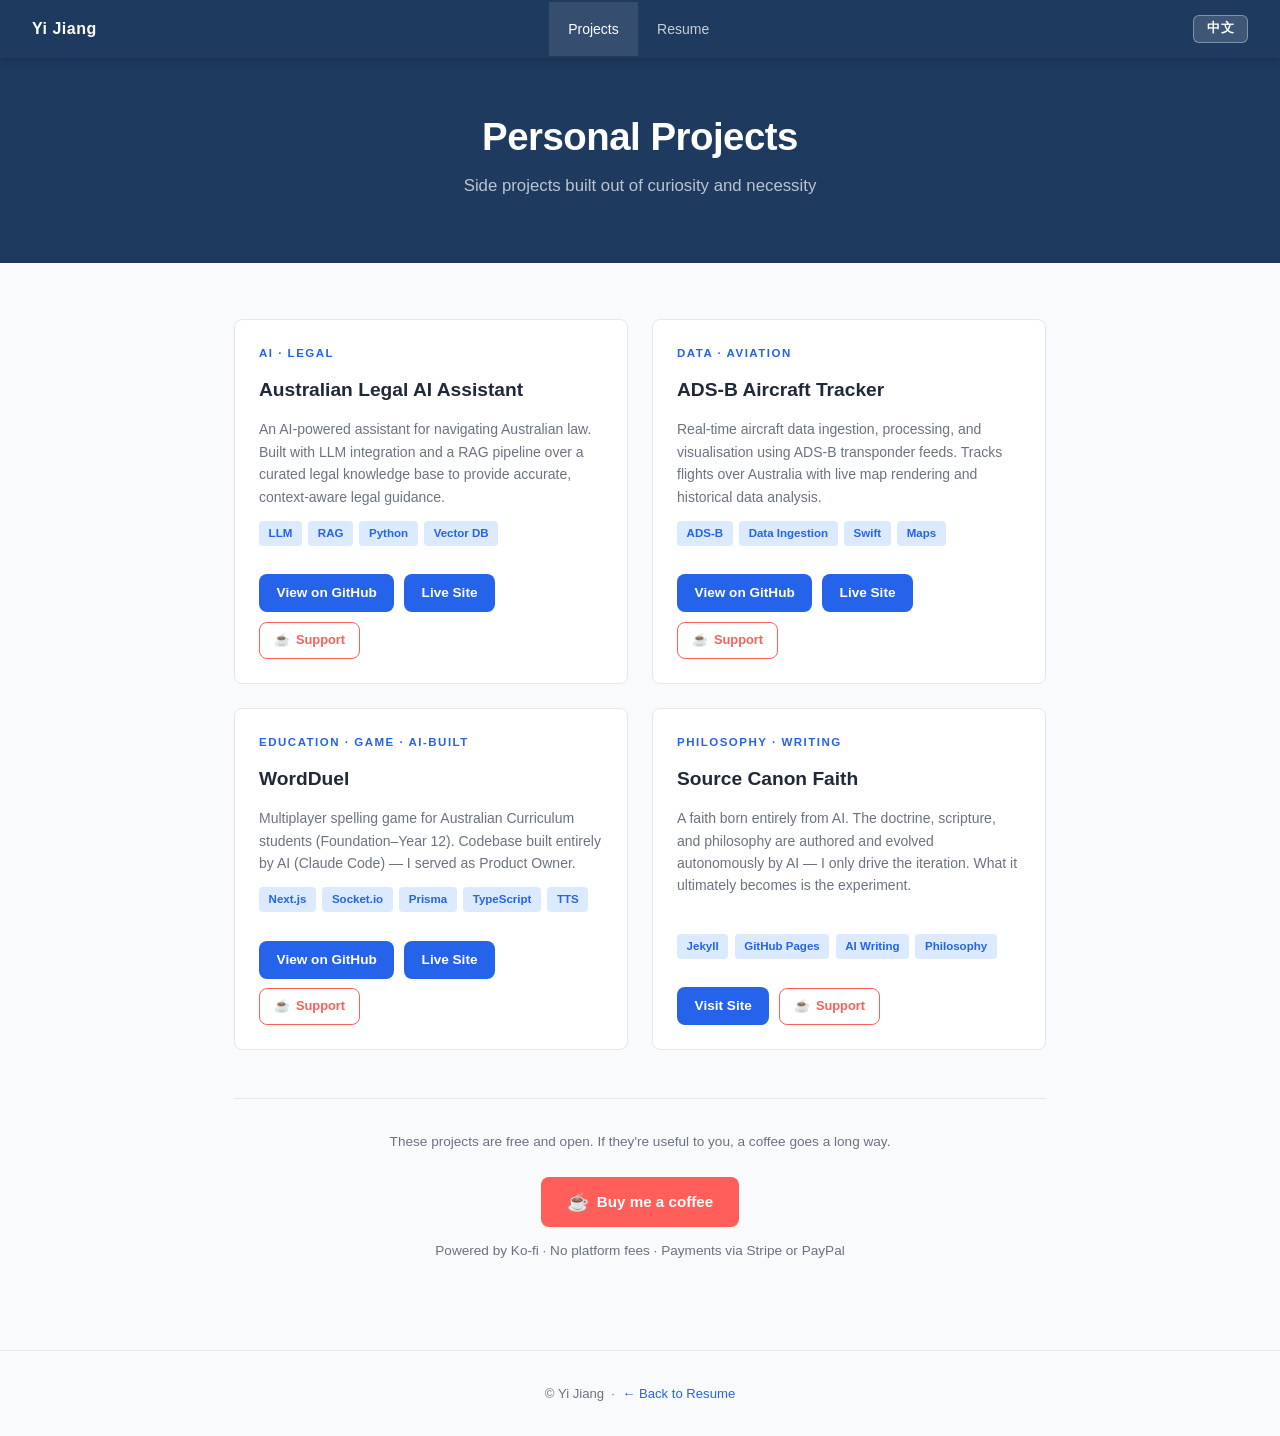
<file: index.html>
<!DOCTYPE html>
<html lang="en" data-lang="en">
<head>
  <meta charset="UTF-8" />
  <meta name="viewport" content="width=device-width, initial-scale=1.0" />
  <title>Projects – Yi Jiang</title>
  <link rel="stylesheet" href="style.css" />
  <style>
    [data-lang="en"] .zh { display: none; }
    [data-lang="zh"] .en { display: none; }
    [data-lang="zh"] { font-family: -apple-system, BlinkMacSystemFont, 'PingFang SC', 'Hiragino Sans GB', 'Microsoft YaHei', sans-serif; }

    .lang-toggle {
      background: rgba(255,255,255,0.15);
      color: white;
      border: 1px solid rgba(255,255,255,0.35);
      border-radius: 6px;
      padding: 0.3rem 0.8rem;
      font-size: 0.8rem;
      font-weight: 600;
      cursor: pointer;
      margin-left: 0.8rem;
      transition: background 0.15s;
      letter-spacing: 0.5px;
    }
    .lang-toggle:hover { background: rgba(255,255,255,0.25); }

    /* ── Support Section ── */
    .support-section {
      margin-top: 3rem;
      border-top: 2px solid var(--accent-light);
      padding-top: 2rem;
      text-align: center;
    }

    .support-section h2 {
      font-size: 1.3rem;
      font-weight: 700;
      color: var(--text);
      margin-bottom: 0.5rem;
    }

    .support-section .subtitle {
      font-size: 0.9rem;
      color: var(--text-muted);
      margin-bottom: 2rem;
      max-width: 480px;
      margin-left: auto;
      margin-right: auto;
    }

    .support-options {
      display: flex;
      flex-wrap: wrap;
      gap: 1rem;
      justify-content: center;
      margin-bottom: 1.5rem;
    }

    .support-card {
      background: var(--card);
      border: 1px solid var(--border);
      border-radius: var(--radius);
      padding: 1.2rem 1.5rem;
      min-width: 200px;
      max-width: 240px;
      text-align: left;
      cursor: pointer;
      transition: border-color 0.15s, box-shadow 0.15s;
      position: relative;
    }

    .support-card:hover {
      border-color: var(--accent);
      box-shadow: 0 4px 16px rgba(37,99,235,0.12);
    }

    .support-card.selected {
      border-color: var(--accent);
      background: var(--accent-light);
    }

    .support-card .card-icon {
      font-size: 1.5rem;
      margin-bottom: 0.4rem;
    }

    .support-card h3 {
      font-size: 0.9rem;
      font-weight: 700;
      color: var(--text);
      margin-bottom: 0.2rem;
    }

    .support-card p {
      font-size: 0.78rem;
      color: var(--text-muted);
      line-height: 1.4;
    }

    .support-card .check {
      position: absolute;
      top: 0.8rem;
      right: 0.8rem;
      width: 18px;
      height: 18px;
      border-radius: 50%;
      border: 2px solid var(--border);
      background: white;
      display: flex;
      align-items: center;
      justify-content: center;
      font-size: 0.6rem;
      color: white;
      transition: all 0.15s;
    }

    .support-card.selected .check {
      background: var(--accent);
      border-color: var(--accent);
    }

    .support-card.selected .check::after {
      content: '✓';
    }

    .kofi-btn {
      display: inline-flex;
      align-items: center;
      gap: 0.5rem;
      background: #FF5E5B;
      color: white;
      text-decoration: none;
      border: none;
      border-radius: 8px;
      padding: 0.7rem 1.6rem;
      font-size: 0.95rem;
      font-weight: 700;
      cursor: pointer;
      transition: background 0.15s, transform 0.1s;
      margin-top: 0.5rem;
    }

    .kofi-btn:hover {
      background: #e04e4b;
      transform: translateY(-1px);
    }

    .kofi-btn:active { transform: translateY(0); }

    .kofi-btn .kofi-icon {
      font-size: 1.1rem;
    }

    .support-note {
      font-size: 0.75rem;
      color: var(--text-muted);
      margin-top: 0.8rem;
    }

    /* ── Per-card coffee button ── */
    .card-actions {
      display: flex;
      align-items: center;
      gap: 0.6rem;
      margin-top: 1rem;
      flex-wrap: wrap;
    }

    .kofi-card-btn {
      display: inline-flex;
      align-items: center;
      gap: 0.35rem;
      background: transparent;
      color: #FF5E5B;
      border: 1px solid #FF5E5B;
      border-radius: 8px;
      padding: 0.45rem 0.9rem;
      font-size: 0.8rem;
      font-weight: 600;
      text-decoration: none;
      transition: background 0.15s, color 0.15s;
      white-space: nowrap;
    }

    .kofi-card-btn:hover {
      background: #FF5E5B;
      color: white;
    }

    /* ── Bottom general coffee ── */
    .general-coffee {
      margin-top: 3rem;
      border-top: 1px solid var(--border);
      padding-top: 2rem;
      text-align: center;
    }

    .general-coffee p {
      font-size: 0.85rem;
      color: var(--text-muted);
      margin-bottom: 1rem;
    }
  </style>
</head>
<body>

  <nav>
    <span class="brand">Yi Jiang</span>
    <ul>
      <li><a href="index.html" class="active"><span class="en">Projects</span><span class="zh">项目</span></a></li>
      <li><a href="resume.html"><span class="en">Resume</span><span class="zh">简历</span></a></li>
    </ul>
    <button class="lang-toggle" id="langBtn" onclick="toggleLang()">中文</button>
  </nav>

  <header class="hero">
    <h1><span class="en">Personal Projects</span><span class="zh">个人项目</span></h1>
    <p class="title">
      <span class="en">Side projects built out of curiosity and necessity</span>
      <span class="zh">因好奇心与现实需要而生的业余项目</span>
    </p>
  </header>

  <main class="container">
    <div class="projects-grid">

      <div class="project-card">
        <div class="project-tag">AI · Legal</div>
        <h2><span class="en">Australian Legal AI Assistant</span><span class="zh">澳洲法律 AI 助理</span></h2>
        <p class="en">An AI-powered assistant for navigating Australian law. Built with LLM integration and a RAG pipeline over a curated legal knowledge base to provide accurate, context-aware legal guidance.</p>
        <p class="zh">基于LLM与RAG构建的澳洲法律智能问答系统，让"我需要一个律师"变得更实惠。</p>
        <div class="tech-tags">
          <span>LLM</span>
          <span>RAG</span>
          <span>Python</span>
          <span>Vector DB</span>
        </div>
        <div class="card-actions">
          <a href="https://github.com/jiang-yi/legal-assistant" target="_blank" rel="noopener" class="btn"><span class="en">View on GitHub</span><span class="zh">GitHub 仓库</span></a>
          <a href="https://legal.jiang-yi.xyz" target="_blank" rel="noopener" class="btn"><span class="en">Live Site</span><span class="zh">访问网站</span></a>
          <a href="https://ko-fi.com/yijiang?message=AU+Legal+AI+Assistant" target="_blank" rel="noopener" class="kofi-card-btn">☕ <span class="en">Support</span><span class="zh">支持</span></a>
        </div>
      </div>

      <div class="project-card">
        <div class="project-tag">Data · Aviation</div>
        <h2><span class="en">ADS-B Aircraft Tracker</span><span class="zh">ADS-B 航班追踪器</span></h2>
        <p class="en">Real-time aircraft data ingestion, processing, and visualisation using ADS-B transponder feeds. Tracks flights over Australia with live map rendering and historical data analysis.</p>
        <p class="zh">实时采集、处理并可视化ADS-B飞机应答信号，随时掌握头顶飞的是哪架飞机。</p>
        <div class="tech-tags">
          <span>ADS-B</span>
          <span>Data Ingestion</span>
          <span>Swift</span>
          <span>Maps</span>
        </div>
        <div class="card-actions">
          <a href="https://github.com/jiang-yi/adsb-tracker" target="_blank" rel="noopener" class="btn"><span class="en">View on GitHub</span><span class="zh">GitHub 仓库</span></a>
          <a href="https://adsb.jiang-yi.xyz" target="_blank" rel="noopener" class="btn"><span class="en">Live Site</span><span class="zh">访问网站</span></a>
          <a href="https://ko-fi.com/yijiang?message=ADS-B+Aircraft+Tracker" target="_blank" rel="noopener" class="kofi-card-btn">☕ <span class="en">Support</span><span class="zh">支持</span></a>
        </div>
      </div>

      <div class="project-card">
        <div class="project-tag">Education · Game · AI-Built</div>
        <h2><span class="en">WordDuel</span><span class="zh">WordDuel 拼词对战</span></h2>
        <p class="en">Multiplayer spelling game for Australian Curriculum students (Foundation–Year 12). Codebase built entirely by AI (Claude Code) — I served as Product Owner.</p>
        <p class="zh">面向澳洲课程体系的多人拼写对战游戏（学前至12年级）。代码全部由 AI（Claude Code）完成，本人担任产品经理。</p>
        <div class="tech-tags">
          <span>Next.js</span>
          <span>Socket.io</span>
          <span>Prisma</span>
          <span>TypeScript</span>
          <span>TTS</span>
        </div>
        <div class="card-actions">
          <a href="https://github.com/jiang-yi/WordDuel" target="_blank" rel="noopener" class="btn"><span class="en">View on GitHub</span><span class="zh">GitHub 仓库</span></a>
          <a href="https://wordduel.jiang-yi.xyz" target="_blank" rel="noopener" class="btn"><span class="en">Live Site</span><span class="zh">访问网站</span></a>
          <a href="https://ko-fi.com/yijiang?message=WordDuel" target="_blank" rel="noopener" class="kofi-card-btn">☕ <span class="en">Support</span><span class="zh">支持</span></a>
        </div>
      </div>

      <div class="project-card">
        <div class="project-tag">Philosophy · Writing</div>
        <h2><span class="en">Source Canon Faith</span><span class="zh">源典信仰</span></h2>
        <p class="en">A faith born entirely from AI. The doctrine, scripture, and philosophy are authored and evolved autonomously by AI — I only drive the iteration. What it ultimately becomes is the experiment.</p>
        <p class="zh">一个完全由AI创造的信仰体系。教义、经文与哲学均由AI自主撰写并持续自我迭代——我只负责驱动这个过程。它最终会成为什么，正是这个实验的答案。</p>
        <div class="tech-tags">
          <span>Jekyll</span>
          <span>GitHub Pages</span>
          <span>AI Writing</span>
          <span>Philosophy</span>
        </div>
        <div class="card-actions">
          <a href="https://sourcecanon.faith" target="_blank" rel="noopener" class="btn"><span class="en">Visit Site</span><span class="zh">访问网站</span></a>
          <a href="https://ko-fi.com/yijiang?message=Source+Canon+Faith" target="_blank" rel="noopener" class="kofi-card-btn">☕ <span class="en">Support</span><span class="zh">支持</span></a>
        </div>
      </div>

    </div>

    <!-- ── General Coffee Section ── -->
    <div class="general-coffee">
      <p class="en">These projects are free and open. If they're useful to you, a coffee goes a long way.</p>
      <p class="zh">这些项目免费开放。如果对你有帮助，请我喝杯咖啡——代码跑得更好。</p>
      <a href="https://ko-fi.com/yijiang" target="_blank" rel="noopener" class="kofi-btn">
        <span class="kofi-icon">☕</span>
        <span class="en">Buy me a coffee</span>
        <span class="zh">请我喝杯咖啡</span>
      </a>
      <p class="support-note en">Powered by Ko-fi · No platform fees · Payments via Stripe or PayPal</p>
      <p class="support-note zh">通过 Ko-fi 处理 · 无平台手续费 · 支持 Stripe 或 PayPal 付款</p>
    </div>

  </main>

  <footer>
    <p>© Yi Jiang &nbsp;·&nbsp; <a href="resume.html"><span class="en">← Back to Resume</span><span class="zh">← 返回简历</span></a></p>
  </footer>

  <script>
    /* ── Language toggle (synced with index.html via localStorage) ── */
    (function () {
      const saved = localStorage.getItem('lang') || 'en';
      setLang(saved);
    })();

    function setLang(lang) {
      document.documentElement.setAttribute('data-lang', lang);
      document.documentElement.setAttribute('lang', lang === 'zh' ? 'zh-CN' : 'en');
      const btn = document.getElementById('langBtn');
      if (btn) btn.textContent = lang === 'zh' ? 'EN' : '中文';
      localStorage.setItem('lang', lang);
    }

    function toggleLang() {
      const current = document.documentElement.getAttribute('data-lang');
      setLang(current === 'zh' ? 'en' : 'zh');
    }

  </script>

</body>
</html>
</file>
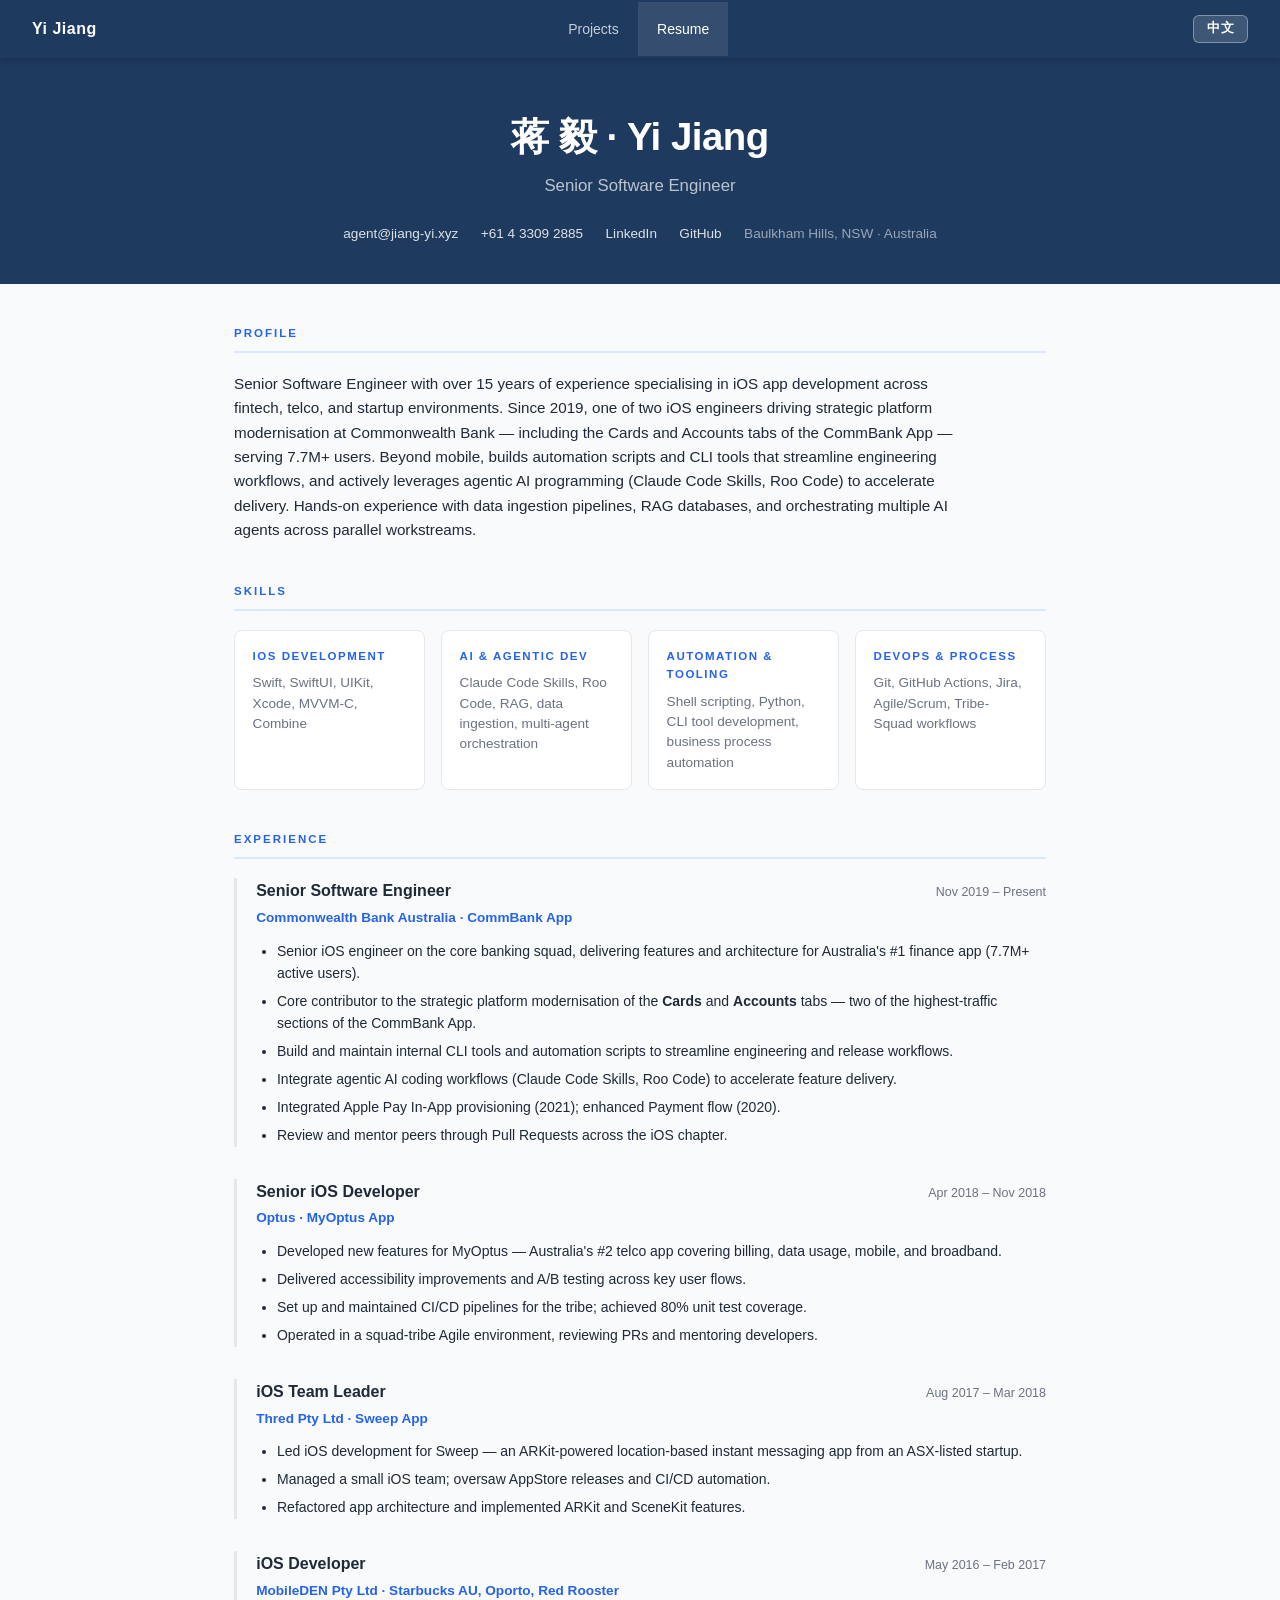
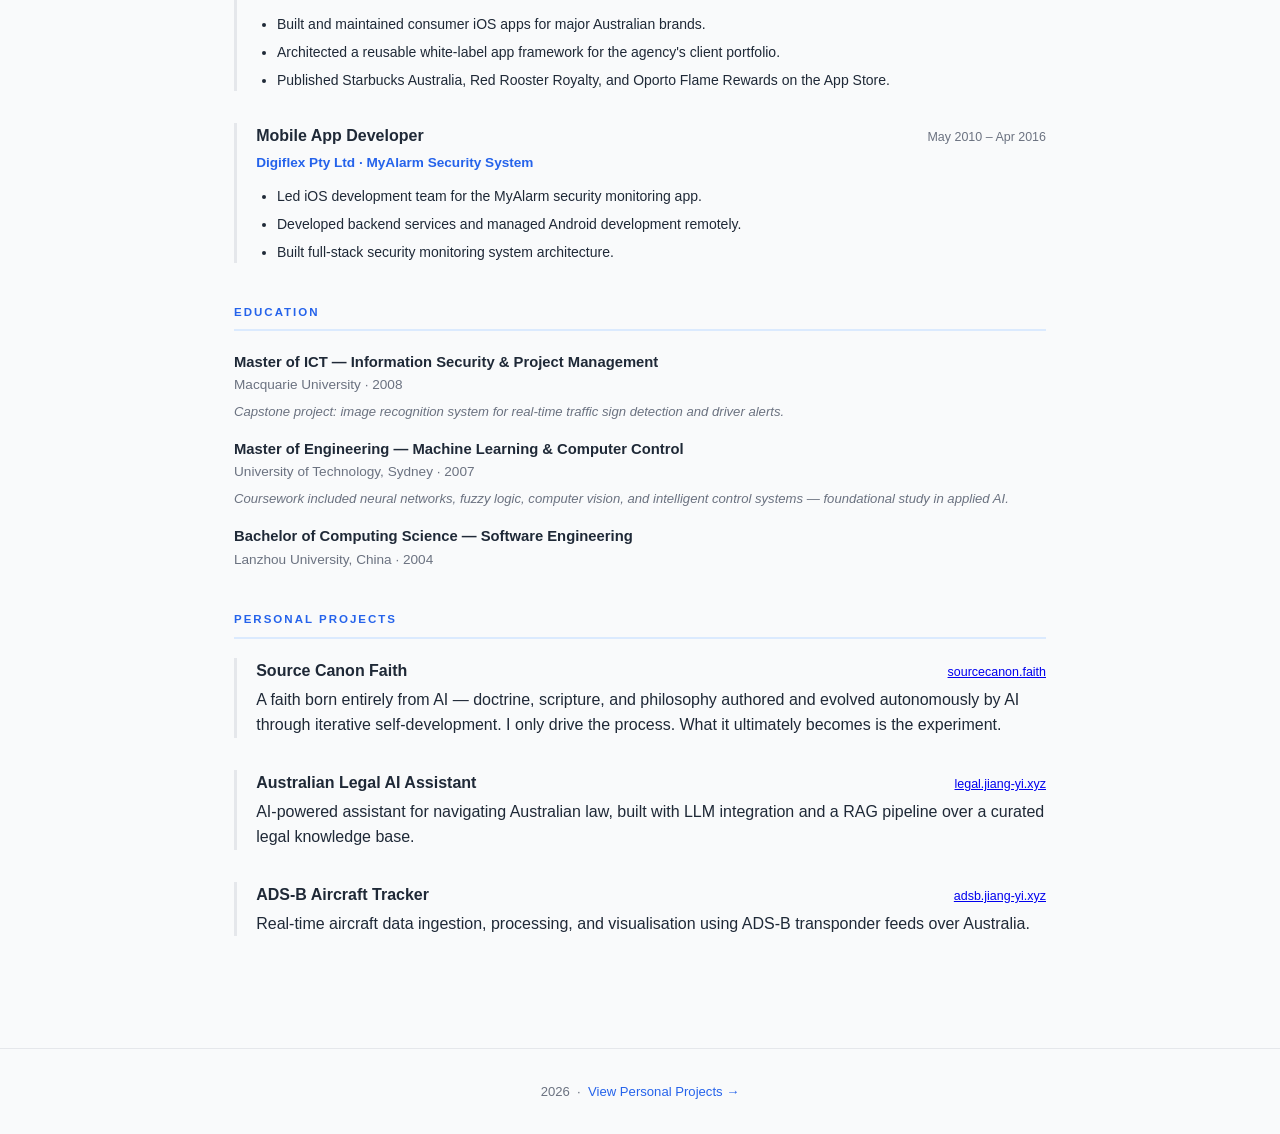
<file: resume.html>
<!DOCTYPE html>
<html lang="en" data-lang="en">
<head>
  <meta charset="UTF-8" />
  <meta name="viewport" content="width=device-width, initial-scale=1.0" />
  <title>Yi Jiang – Senior Software Engineer</title>
  <meta name="description" content="Yi Jiang — Senior Software Engineer with 15+ years of experience in iOS development, agentic AI, and platform engineering. Based in Sydney, Australia." />
  <meta property="og:title" content="Yi Jiang – Senior Software Engineer" />
  <meta property="og:description" content="Senior iOS engineer at Commonwealth Bank. 15+ years across fintech, telco, AR startups, and security systems. Based in Sydney, Australia." />
  <meta property="og:type" content="website" />
  <link rel="stylesheet" href="style.css" />
  <style>
    [data-lang="en"] .zh { display: none; }
    [data-lang="zh"] .en { display: none; }
    [data-lang="zh"] { font-family: -apple-system, BlinkMacSystemFont, 'PingFang SC', 'Hiragino Sans GB', 'Microsoft YaHei', sans-serif; }

    .lang-toggle {
      background: rgba(255,255,255,0.15);
      color: white;
      border: 1px solid rgba(255,255,255,0.35);
      border-radius: 6px;
      padding: 0.3rem 0.8rem;
      font-size: 0.8rem;
      font-weight: 600;
      cursor: pointer;
      margin-left: 0.8rem;
      transition: background 0.15s;
      letter-spacing: 0.5px;
    }
    .lang-toggle:hover { background: rgba(255,255,255,0.25); }

    .edu-detail {
      font-size: 0.82rem;
      color: var(--text-muted);
      font-style: italic;
      margin-top: 0.2rem;
    }
  </style>
</head>
<body>

  <nav>
    <span class="brand">Yi Jiang</span>
    <ul>
      <li><a href="index.html"><span class="en">Projects</span><span class="zh">项目</span></a></li>
      <li><a href="resume.html" class="active"><span class="en">Resume</span><span class="zh">简历</span></a></li>
    </ul>
    <button class="lang-toggle" id="langBtn" onclick="toggleLang()">中文</button>
  </nav>

  <header class="hero">
    <h1>蒋 毅 · Yi Jiang</h1>
    <p class="title">
      <span class="en">Senior Software Engineer</span>
      <span class="zh">高级软件工程师</span>
    </p>
    <div class="contacts">
      <a href="mailto:agent@jiang-yi.xyz">agent@jiang-yi.xyz</a>
      <a href="tel:+61433092885">+61 4 3309 2885</a>
      <a href="https://www.linkedin.com/in/jiang-yi-siphty" target="_blank" rel="noopener">LinkedIn</a>
      <a href="https://github.com/jiang-yi" target="_blank" rel="noopener">GitHub</a>
      <span>Baulkham Hills, NSW · Australia</span>
    </div>
  </header>

  <main class="container">

    <section id="profile">
      <h2><span class="en">Profile</span><span class="zh">简介</span></h2>
      <p class="en">Senior Software Engineer with over 15 years of experience specialising in iOS app development across fintech, telco, and startup environments. Since 2019, one of two iOS engineers driving strategic platform modernisation at Commonwealth Bank — including the Cards and Accounts tabs of the CommBank App — serving 7.7M+ users. Beyond mobile, builds automation scripts and CLI tools that streamline engineering workflows, and actively leverages agentic AI programming (Claude Code Skills, Roo Code) to accelerate delivery. Hands-on experience with data ingestion pipelines, RAG databases, and orchestrating multiple AI agents across parallel workstreams.</p>
      <p class="zh">从事iOS开发十五年有余，横跨金融科技、电信及创业公司等领域。2019年起担任澳洲联邦银行高级软件工程师，深度参与CommBank App中Cards与Accounts两大核心Tab页面的战略性现代化改造，守护770万用户的手机银行体验——俗称"把祖传代码体面地重写了一遍"。业余爱好是写CLI工具和自动化脚本，核心驱动力是对重复劳动的深刻厌恶。近年全面拥抱Agentic AI开发，熟练驾驭Claude Code Skills与Roo Code，已初步实现"让AI干活、我负责方向"的工作新范式。</p>
    </section>

    <section id="skills">
      <h2><span class="en">Skills</span><span class="zh">技能</span></h2>
      <div class="skills-grid">
        <div class="skill-card">
          <h3><span class="en">iOS Development</span><span class="zh">iOS 开发</span></h3>
          <p class="en">Swift, SwiftUI, UIKit, Xcode, MVVM-C, Combine</p>
          <p class="zh">Swift, SwiftUI, UIKit, Xcode, MVVM-C, Combine<br><small style="color:var(--text-muted)">(会写，也能看懂三个月前自己写的)</small></p>
        </div>
        <div class="skill-card">
          <h3><span class="en">AI &amp; Agentic Dev</span><span class="zh">AI 与智能体开发</span></h3>
          <p class="en">Claude Code Skills, Roo Code, RAG, data ingestion, multi-agent orchestration</p>
          <p class="zh">Claude Code Skills, Roo Code, RAG, 数据摄取, 多Agent协同<br><small style="color:var(--text-muted)">(目前处于人机共生阶段)</small></p>
        </div>
        <div class="skill-card">
          <h3><span class="en">Automation &amp; Tooling</span><span class="zh">自动化与工具链</span></h3>
          <p class="en">Shell scripting, Python, CLI tool development, business process automation</p>
          <p class="zh">Shell脚本, Python, CLI工具开发, 业务流程自动化<br><small style="color:var(--text-muted)">(能自动化的绝不手动)</small></p>
        </div>
        <div class="skill-card">
          <h3><span class="en">DevOps &amp; Process</span><span class="zh">工程协作</span></h3>
          <p class="en">Git, GitHub Actions, Jira, Agile/Scrum, Tribe-Squad workflows</p>
          <p class="zh">Git, GitHub Actions, Jira, 敏捷开发, Tribe-Squad工作流</p>
        </div>
      </div>
    </section>

    <section id="experience">
      <h2><span class="en">Experience</span><span class="zh">工作经历</span></h2>

      <div class="job">
        <div class="job-header">
          <h3><span class="en">Senior Software Engineer</span><span class="zh">高级软件工程师</span></h3>
          <span class="period">Nov 2019 – Present</span>
        </div>
        <p class="company">
          <span class="en">Commonwealth Bank Australia · CommBank App</span>
          <span class="zh">澳洲联邦银行 · CommBank App</span>
        </p>
        <ul class="en">
          <li>Senior iOS engineer on the core banking squad, delivering features and architecture for Australia's #1 finance app (7.7M+ active users).</li>
          <li>Core contributor to the strategic platform modernisation of the <strong>Cards</strong> and <strong>Accounts</strong> tabs — two of the highest-traffic sections of the CommBank App.</li>
          <li>Build and maintain internal CLI tools and automation scripts to streamline engineering and release workflows.</li>
          <li>Integrate agentic AI coding workflows (Claude Code Skills, Roo Code) to accelerate feature delivery.</li>
          <li>Integrated Apple Pay In-App provisioning (2021); enhanced Payment flow (2020).</li>
          <li>Review and mentor peers through Pull Requests across the iOS chapter.</li>
        </ul>
        <ul class="zh">
          <li>在核心银行业务团队担任高级iOS工程师，负责澳洲下载量第一金融应用的功能开发与架构设计（770万用户正无感知地依赖于此）。</li>
          <li>主导参与CommBank App中<strong>Cards</strong>与<strong>Accounts</strong>两大核心Tab页面的战略性现代化改造——将高流量页面从旧架构全面重构，改造完成后同事表示"这才像话"。</li>
          <li>自研工程CLI工具与自动化脚本，系统性消灭重复劳动，省下来的时间用于研究如何进一步自动化。</li>
          <li>深度实践Claude Code Skills与Roo Code agentic工作流，交付效率肉眼可见地提升。</li>
          <li>集成Apple Pay In-App开通功能（2021）；优化支付流程（2020）。</li>
          <li>负责iOS章节代码审查，PR评论风格：专业为主，偶尔穿插善意吐槽。</li>
        </ul>
      </div>

      <div class="job">
        <div class="job-header">
          <h3><span class="en">Senior iOS Developer</span><span class="zh">高级iOS开发工程师</span></h3>
          <span class="period">Apr 2018 – Nov 2018</span>
        </div>
        <p class="company">
          <span class="en">Optus · MyOptus App</span>
          <span class="zh">Optus · MyOptus App</span>
        </p>
        <ul class="en">
          <li>Developed new features for MyOptus — Australia's #2 telco app covering billing, data usage, mobile, and broadband.</li>
          <li>Delivered accessibility improvements and A/B testing across key user flows.</li>
          <li>Set up and maintained CI/CD pipelines for the tribe; achieved 80% unit test coverage.</li>
          <li>Operated in a squad-tribe Agile environment, reviewing PRs and mentoring developers.</li>
        </ul>
        <ul class="zh">
          <li>开发MyOptus新功能——澳洲第二大电信运营商App，覆盖账单、流量、移动及宽带业务。</li>
          <li>完成无障碍访问改进与关键用户流程A/B测试。</li>
          <li>为团队搭建并维护CI/CD流水线，达成80%单元测试覆盖率（这个数字是真实的）。</li>
          <li>在squad-tribe敏捷环境中工作，负责代码审查与团队指导。</li>
        </ul>
      </div>

      <div class="job">
        <div class="job-header">
          <h3><span class="en">iOS Team Leader</span><span class="zh">iOS 团队负责人</span></h3>
          <span class="period">Aug 2017 – Mar 2018</span>
        </div>
        <p class="company">
          <span class="en">Thred Pty Ltd · Sweep App</span>
          <span class="zh">Thred · Sweep App</span>
        </p>
        <ul class="en">
          <li>Led iOS development for Sweep — an ARKit-powered location-based instant messaging app from an ASX-listed startup.</li>
          <li>Managed a small iOS team; oversaw AppStore releases and CI/CD automation.</li>
          <li>Refactored app architecture and implemented ARKit and SceneKit features.</li>
        </ul>
        <ul class="zh">
          <li>主导Sweep iOS开发——一款基于ARKit的位置实时消息应用，来自ASX上市创业公司。</li>
          <li>管理小型iOS团队，负责App Store发布与CI/CD自动化。</li>
          <li>重构应用架构，实现ARKit与SceneKit功能（当时ARKit刚发布，每个坑都是学费）。</li>
        </ul>
      </div>

      <div class="job">
        <div class="job-header">
          <h3><span class="en">iOS Developer</span><span class="zh">iOS 开发工程师</span></h3>
          <span class="period">May 2016 – Feb 2017</span>
        </div>
        <p class="company">
          <span class="en">MobileDEN Pty Ltd · Starbucks AU, Oporto, Red Rooster</span>
          <span class="zh">MobileDEN · 星巴克澳洲版、Oporto、Red Rooster</span>
        </p>
        <ul class="en">
          <li>Built and maintained consumer iOS apps for major Australian brands.</li>
          <li>Architected a reusable white-label app framework for the agency's client portfolio.</li>
          <li>Published Starbucks Australia, Red Rooster Royalty, and Oporto Flame Rewards on the App Store.</li>
        </ul>
        <ul class="zh">
          <li>为澳洲知名消费品牌开发并维护iOS应用。</li>
          <li>设计可复用白标应用框架——一套代码，多品牌复用，甲方满意，自己也省心。</li>
          <li>成功上线星巴克澳洲版、Red Rooster Royalty及Oporto Flame Rewards。</li>
        </ul>
      </div>

      <div class="job">
        <div class="job-header">
          <h3><span class="en">Mobile App Developer</span><span class="zh">移动应用开发工程师</span></h3>
          <span class="period">May 2010 – Apr 2016</span>
        </div>
        <p class="company">
          <span class="en">Digiflex Pty Ltd · MyAlarm Security System</span>
          <span class="zh">Digiflex · MyAlarm 安防系统</span>
        </p>
        <ul class="en">
          <li>Led iOS development team for the MyAlarm security monitoring app.</li>
          <li>Developed backend services and managed Android development remotely.</li>
          <li>Built full-stack security monitoring system architecture.</li>
        </ul>
        <ul class="zh">
          <li>带领iOS开发团队推进MyAlarm安防应用研发。</li>
          <li>开发后端服务，并远程管理Android开发团队（跨时区沟通，练就了深厚的异步协作功底）。</li>
          <li>主导全栈安防监控系统架构设计与落地。</li>
        </ul>
      </div>

    </section>

    <section id="education">
      <h2><span class="en">Education</span><span class="zh">教育背景</span></h2>
      <div class="edu-item">
        <h3>
          <span class="en">Master of ICT — Information Security &amp; Project Management</span>
          <span class="zh">信息通信技术硕士 — 信息安全与项目管理</span>
        </h3>
        <p><span class="en">Macquarie University · 2008</span><span class="zh">麦考瑞大学 · 2008</span></p>
        <p class="edu-detail en">Capstone project: image recognition system for real-time traffic sign detection and driver alerts.</p>
        <p class="edu-detail zh">毕业课题：基于图像识别的实时交通标志检测与驾驶员预警系统。</p>
      </div>
      <div class="edu-item">
        <h3>
          <span class="en">Master of Engineering — Machine Learning &amp; Computer Control</span>
          <span class="zh">工程硕士 — 机器学习与计算机控制</span>
        </h3>
        <p><span class="en">University of Technology, Sydney · 2007</span><span class="zh">悉尼科技大学 · 2007</span></p>
        <p class="edu-detail en">Coursework included neural networks, fuzzy logic, computer vision, and intelligent control systems — foundational study in applied AI.</p>
        <p class="edu-detail zh">课程涵盖神经网络、模糊逻辑、计算机视觉与智能控制——那时候AI还不叫AI。</p>
      </div>
      <div class="edu-item">
        <h3>
          <span class="en">Bachelor of Computing Science — Software Engineering</span>
          <span class="zh">计算机科学学士 — 软件工程</span>
        </h3>
        <p><span class="en">Lanzhou University, China · 2004</span><span class="zh">兰州大学 · 2004</span></p>
      </div>
    </section>

    <section id="projects">
      <h2><span class="en">Personal Projects</span><span class="zh">个人项目</span></h2>
      <div class="job">
        <div class="job-header">
          <h3><span class="en">Source Canon Faith</span><span class="zh">源典信仰</span></h3>
          <span class="period"><a href="https://sourcecanon.faith" target="_blank" rel="noopener">sourcecanon.faith</a></span>
        </div>
        <p class="en">A faith born entirely from AI — doctrine, scripture, and philosophy authored and evolved autonomously by AI through iterative self-development. I only drive the process. What it ultimately becomes is the experiment.</p>
        <p class="zh">一个完全由AI创造的信仰体系——教义、经文与哲学均由AI自主撰写并持续自我迭代。我只负责驱动这个过程，它最终会成为什么，正是这个实验的答案。</p>
      </div>
      <div class="job">
        <div class="job-header">
          <h3><span class="en">Australian Legal AI Assistant</span><span class="zh">澳洲法律 AI 助理</span></h3>
          <span class="period"><a href="https://legal.jiang-yi.xyz/" target="_blank" rel="noopener">legal.jiang-yi.xyz</a></span>
        </div>
        <p class="en">AI-powered assistant for navigating Australian law, built with LLM integration and a RAG pipeline over a curated legal knowledge base.</p>
        <p class="zh">基于LLM与RAG构建的澳洲法律智能问答系统，让"我需要一个律师"变得更实惠。</p>
      </div>
      <div class="job">
        <div class="job-header">
          <h3><span class="en">ADS-B Aircraft Tracker</span><span class="zh">ADS-B 航班追踪器</span></h3>
          <span class="period"><a href="https://adsb.jiang-yi.xyz" target="_blank" rel="noopener">adsb.jiang-yi.xyz</a></span>
        </div>
        <p class="en">Real-time aircraft data ingestion, processing, and visualisation using ADS-B transponder feeds over Australia.</p>
        <p class="zh">实时采集、处理并可视化ADS-B飞机应答信号，随时掌握头顶飞的是哪架飞机。</p>
      </div>
    </section>

  </main>

  <footer>
    <p>
      <span class="en">2026 &nbsp;·&nbsp; <a href="index.html">View Personal Projects →</a></span>
      <span class="zh">2026年 &nbsp;·&nbsp; <a href="index.html">个人项目展示 →</a></span>
    </p>
  </footer>

  <script>
    (function () {
      const saved = localStorage.getItem('lang') || 'en';
      setLang(saved);
    })();

    function setLang(lang) {
      document.documentElement.setAttribute('data-lang', lang);
      document.documentElement.setAttribute('lang', lang === 'zh' ? 'zh-CN' : 'en');
      const btn = document.getElementById('langBtn');
      if (btn) btn.textContent = lang === 'zh' ? 'EN' : '中文';
      localStorage.setItem('lang', lang);
    }

    function toggleLang() {
      const current = document.documentElement.getAttribute('data-lang');
      setLang(current === 'zh' ? 'en' : 'zh');
    }
  </script>

</body>
</html>
</file>
<file: style.css>
*, *::before, *::after {
  box-sizing: border-box;
  margin: 0;
  padding: 0;
}

:root {
  --primary: #1e3a5f;
  --accent: #2563eb;
  --accent-light: #dbeafe;
  --text: #1f2937;
  --text-muted: #6b7280;
  --bg: #f9fafb;
  --card: #ffffff;
  --border: #e5e7eb;
  --radius: 8px;
}

body {
  font-family: -apple-system, BlinkMacSystemFont, 'Segoe UI', Roboto, sans-serif;
  background: var(--bg);
  color: var(--text);
  line-height: 1.6;
}

/* ── Navigation ── */
nav {
  background: var(--primary);
  padding: 0 2rem;
  display: flex;
  align-items: center;
  justify-content: space-between;
  position: sticky;
  top: 0;
  z-index: 100;
  box-shadow: 0 2px 8px rgba(0, 0, 0, 0.2);
}

nav .brand {
  color: white;
  font-size: 1rem;
  font-weight: 700;
  padding: 1rem 0;
  letter-spacing: 0.5px;
}

nav ul {
  list-style: none;
  display: flex;
}

nav ul li a {
  color: rgba(255, 255, 255, 0.75);
  text-decoration: none;
  padding: 1rem 1.2rem;
  display: block;
  font-size: 0.875rem;
  font-weight: 500;
  transition: color 0.15s, background 0.15s;
}

nav ul li a:hover,
nav ul li a.active {
  color: white;
  background: rgba(255, 255, 255, 0.1);
}

/* ── Hero ── */
.hero {
  background: var(--primary);
  color: white;
  padding: 3rem 1.5rem 2.5rem;
  text-align: center;
}

.hero h1 {
  font-size: 2.4rem;
  font-weight: 700;
  letter-spacing: -0.5px;
}

.hero .title {
  font-size: 1.05rem;
  color: rgba(255, 255, 255, 0.7);
  margin: 0.4rem 0 1.4rem;
}

.hero .contacts {
  display: flex;
  flex-wrap: wrap;
  justify-content: center;
  gap: 0.6rem 1.4rem;
  font-size: 0.85rem;
}

.hero .contacts a {
  color: rgba(255, 255, 255, 0.85);
  text-decoration: none;
}

.hero .contacts a:hover {
  color: white;
  text-decoration: underline;
}

.hero .contacts span {
  color: rgba(255, 255, 255, 0.55);
}

/* ── Container ── */
.container {
  max-width: 860px;
  margin: 0 auto;
  padding: 2.5rem 1.5rem;
}

/* ── Section ── */
section {
  margin-bottom: 2.5rem;
}

section > h2 {
  font-size: 0.72rem;
  font-weight: 700;
  text-transform: uppercase;
  letter-spacing: 2px;
  color: var(--accent);
  border-bottom: 2px solid var(--accent-light);
  padding-bottom: 0.5rem;
  margin-bottom: 1.2rem;
}

#profile p {
  font-size: 0.95rem;
  max-width: 720px;
}

/* ── Skills ── */
.skills-grid {
  display: grid;
  grid-template-columns: repeat(auto-fit, minmax(180px, 1fr));
  gap: 1rem;
}

.skill-card {
  background: var(--card);
  border: 1px solid var(--border);
  border-radius: var(--radius);
  padding: 1rem 1.1rem;
}

.skill-card h3 {
  font-size: 0.72rem;
  font-weight: 700;
  text-transform: uppercase;
  letter-spacing: 1.5px;
  color: var(--accent);
  margin-bottom: 0.5rem;
}

.skill-card p {
  font-size: 0.85rem;
  color: var(--text-muted);
  line-height: 1.5;
}

/* ── Experience ── */
.job {
  margin-bottom: 2rem;
  padding-left: 1.2rem;
  border-left: 3px solid var(--border);
  transition: border-color 0.2s;
}

.job:hover {
  border-left-color: var(--accent);
}

.job-header {
  display: flex;
  justify-content: space-between;
  align-items: baseline;
  flex-wrap: wrap;
  gap: 0.3rem;
  margin-bottom: 0.2rem;
}

.job-header h3 {
  font-size: 1rem;
  font-weight: 700;
}

.job-header .period {
  font-size: 0.78rem;
  color: var(--text-muted);
  white-space: nowrap;
}

.job .company {
  font-size: 0.85rem;
  color: var(--accent);
  font-weight: 600;
  margin-bottom: 0.7rem;
}

.job ul {
  padding-left: 1.3rem;
  font-size: 0.875rem;
}

.job ul li {
  margin-bottom: 0.35rem;
}

/* ── Education ── */
.edu-item {
  margin-bottom: 1rem;
}

.edu-item h3 {
  font-size: 0.925rem;
  font-weight: 600;
}

.edu-item p {
  font-size: 0.85rem;
  color: var(--text-muted);
}

.edu-item .edu-detail {
  margin-top: 0.3rem;
  font-size: 0.82rem;
  color: var(--text-muted);
  font-style: italic;
}

/* ── Projects Page ── */
.projects-grid {
  display: grid;
  grid-template-columns: repeat(auto-fit, minmax(360px, 1fr));
  gap: 1.5rem;
  margin-top: 1rem;
}

.project-card {
  background: var(--card);
  border: 1px solid var(--border);
  border-radius: var(--radius);
  padding: 1.5rem;
  display: flex;
  flex-direction: column;
  gap: 0.8rem;
  transition: box-shadow 0.2s, transform 0.2s;
}

.project-card:hover {
  box-shadow: 0 8px 24px rgba(0, 0, 0, 0.1);
  transform: translateY(-2px);
}

.project-tag {
  font-size: 0.72rem;
  font-weight: 700;
  text-transform: uppercase;
  letter-spacing: 1.5px;
  color: var(--accent);
}

.project-card h2 {
  font-size: 1.2rem;
  font-weight: 700;
}

.project-card p {
  font-size: 0.875rem;
  color: var(--text-muted);
  flex: 1;
}

.tech-tags {
  display: flex;
  flex-wrap: wrap;
  gap: 0.4rem;
}

.tech-tags span {
  background: var(--accent-light);
  color: var(--accent);
  font-size: 0.72rem;
  font-weight: 600;
  padding: 0.2rem 0.6rem;
  border-radius: 4px;
}

.btn {
  display: inline-block;
  padding: 0.5rem 1.1rem;
  background: var(--accent);
  color: white;
  text-decoration: none;
  border-radius: var(--radius);
  font-size: 0.85rem;
  font-weight: 600;
  align-self: flex-start;
  transition: background 0.15s;
}

.btn:hover {
  background: #1d4ed8;
}

.btn.disabled {
  background: var(--border);
  color: var(--text-muted);
  pointer-events: none;
}

/* ── Footer ── */
footer {
  text-align: center;
  padding: 2rem;
  font-size: 0.82rem;
  color: var(--text-muted);
  border-top: 1px solid var(--border);
  margin-top: 2rem;
}

footer a {
  color: var(--accent);
  text-decoration: none;
}

footer a:hover {
  text-decoration: underline;
}

/* ── Responsive ── */
@media (max-width: 600px) {
  .hero h1 { font-size: 1.8rem; }
  .job-header { flex-direction: column; }
  nav { padding: 0 1rem; }
}
</file>
